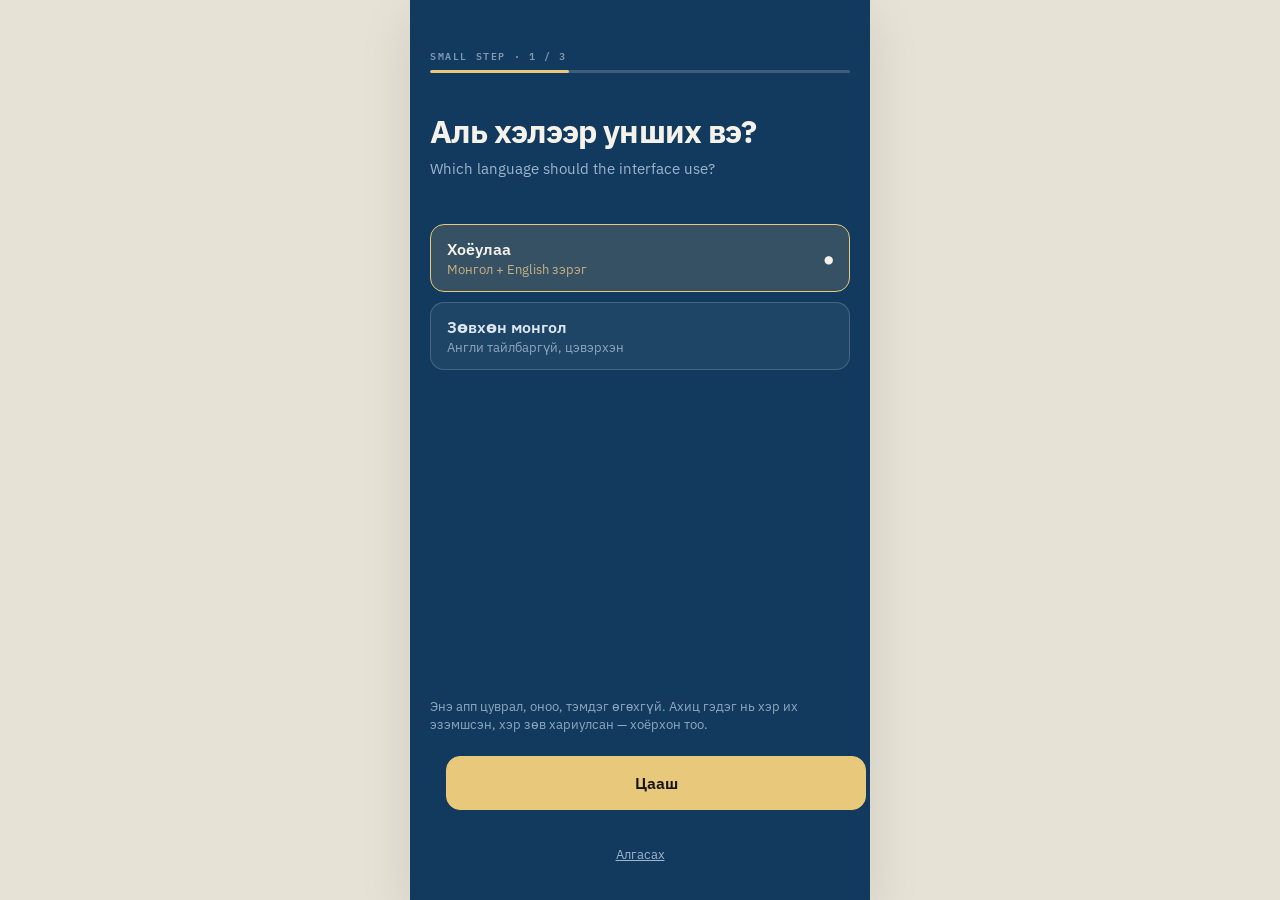
<file: index.html>
<!doctype html>
<meta charset="utf-8">
<title>Small Step</title>
<meta http-equiv="refresh" content="0; url=./boldoo/">
<link rel="canonical" href="./boldoo/">
<p style="font:16px/1.5 system-ui;margin:3rem">
  Redirecting to <a href="./boldoo/">Small Step</a> — Англи хэл, алхам алхмаар.
</p>
</file>
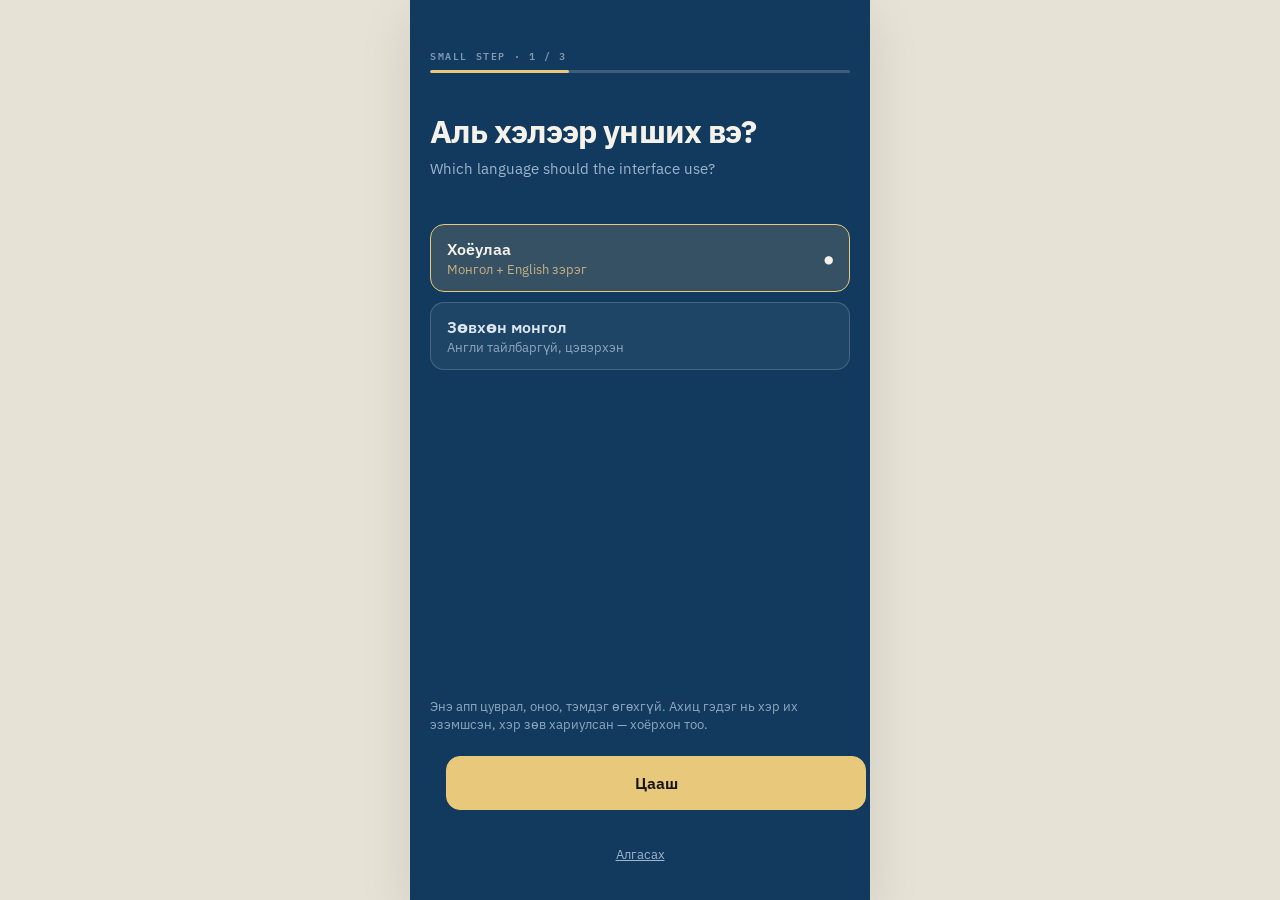
<file: boldoo/index.html>
<!doctype html>
<html lang="mn">
<head>
<meta charset="utf-8">
<meta name="viewport" content="width=device-width, initial-scale=1, viewport-fit=cover">
<title>Small Step</title>
<meta name="description" content="Англи хэл, алхам алхмаар. Уншиж, давтаж, бичих — монгол хэлээр.">
<meta name="theme-color" content="#123A5E">
<meta name="apple-mobile-web-app-capable" content="yes">
<meta name="apple-mobile-web-app-status-bar-style" content="default">
<link rel="manifest" href="manifest.webmanifest">
<link rel="apple-touch-icon" href="icon-192.png">
<link rel="stylesheet" href="fonts.css">
<link rel="stylesheet" href="style.css">
</head>
<body>

<main id="app"></main>

<script src="content/lessons.js"></script>
<script src="content/contrastive.js"></script>
<script src="content/taxonomy.js"></script>
<script src="content/patterns.js"></script>
<script src="settings.js"></script>
<script src="correct.js"></script>
<script src="errors.js"></script>
<script src="track.js"></script>
<script src="log.js"></script>
<script src="srs.js"></script>
<script src="exercises.js"></script>
<script src="app.js"></script>
</body>
</html>
</file>
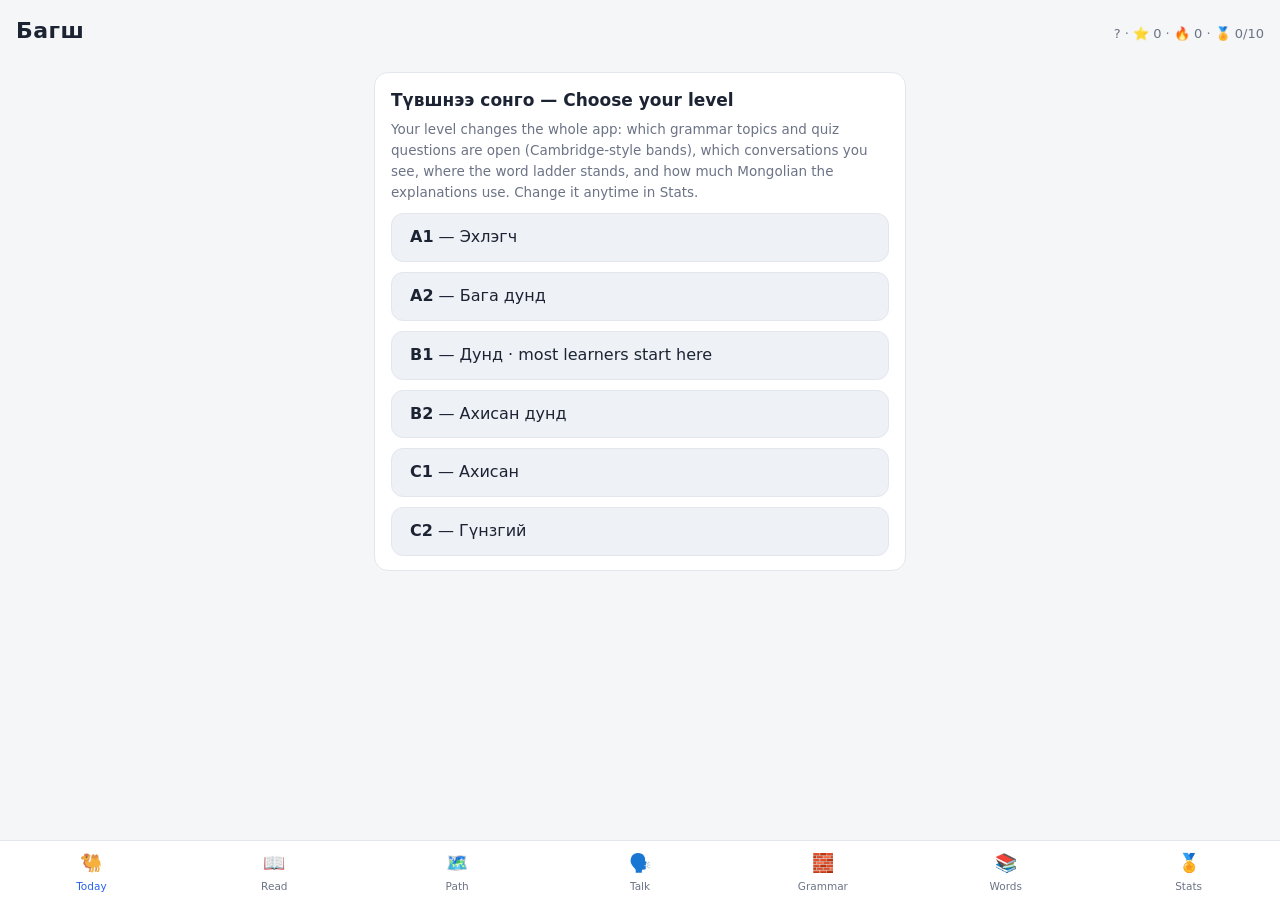
<file: webapp/index.html>
<!doctype html>
<html lang="en">
<head>
<meta charset="utf-8">
<meta name="viewport" content="width=device-width, initial-scale=1, viewport-fit=cover">
<title>Багш — English for Mongolian speakers</title>
<meta name="description" content="Grammar and vocabulary trainer built for Mongolian speakers — lessons, games, spaced repetition. Works offline.">
<link rel="manifest" href="./manifest.webmanifest">
<link rel="icon" href="./icon-192.png">
<link rel="apple-touch-icon" href="./icon-192.png">
<meta name="theme-color" content="#1a1f2e">
<link rel="stylesheet" href="./style.css">
</head>
<body>
<header id="topbar">
  <span id="brand">Багш</span>
  <span id="statline"></span>
</header>

<main id="view"></main>

<nav id="tabs">
  <button data-tab="today"   class="tab active">🐫<span>Today</span></button>
  <button data-tab="read"    class="tab">📖<span>Read</span></button>
  <button data-tab="path"    class="tab">🗺️<span>Path</span></button>
  <button data-tab="talk"    class="tab">🗣️<span>Talk</span></button>
  <button data-tab="grammar" class="tab">🧱<span>Grammar</span></button>
  <button data-tab="vocab"   class="tab">📚<span>Words</span></button>
  <button data-tab="stats"   class="tab">🏅<span>Stats</span></button>
</nav>

<script src="./app.js"></script>
</body>
</html>
</file>
<file: boldoo/fonts.css>
/* IBM Plex — extracted from the Small Step design bundle.
 * Latin + Cyrillic subsets only. Plex Sans is the variable font, so one
 * file covers every weight the app uses; Mono and Serif are static.
 * SIL Open Font License 1.1.
 */

/* IBM Plex Sans 100 700 · latin */
@font-face {
  font-family: 'IBM Plex Sans';
  font-style: normal;
  font-weight: 100 700;
  font-display: swap;
  src: url('fonts/plex-sans-var-latin.woff2') format('woff2');
  unicode-range: U+0000-00FF, U+0131, U+0152-0153, U+02BB-02BC, U+02C6, U+02DA, U+02DC, U+0304, U+0308, U+0329, U+2000-206F, U+20AC, U+2122, U+2191, U+2193, U+2212, U+2215, U+FEFF, U+FFFD;
}

/* IBM Plex Sans 100 700 · cyrillic */
@font-face {
  font-family: 'IBM Plex Sans';
  font-style: normal;
  font-weight: 100 700;
  font-display: swap;
  src: url('fonts/plex-sans-var-cyrillic.woff2') format('woff2');
  unicode-range: U+0301, U+0400-045F, U+0490-0491, U+04B0-04B1, U+2116;
}

/* IBM Plex Mono 400 · latin */
@font-face {
  font-family: 'IBM Plex Mono';
  font-style: normal;
  font-weight: 400;
  font-display: swap;
  src: url('fonts/plex-mono-400-latin.woff2') format('woff2');
  unicode-range: U+0000-00FF, U+0131, U+0152-0153, U+02BB-02BC, U+02C6, U+02DA, U+02DC, U+0304, U+0308, U+0329, U+2000-206F, U+20AC, U+2122, U+2191, U+2193, U+2212, U+2215, U+FEFF, U+FFFD;
}

/* IBM Plex Mono 400 · cyrillic */
@font-face {
  font-family: 'IBM Plex Mono';
  font-style: normal;
  font-weight: 400;
  font-display: swap;
  src: url('fonts/plex-mono-400-cyrillic.woff2') format('woff2');
  unicode-range: U+0301, U+0400-045F, U+0490-0491, U+04B0-04B1, U+2116;
}

/* IBM Plex Mono 600 · latin */
@font-face {
  font-family: 'IBM Plex Mono';
  font-style: normal;
  font-weight: 600;
  font-display: swap;
  src: url('fonts/plex-mono-600-latin.woff2') format('woff2');
  unicode-range: U+0000-00FF, U+0131, U+0152-0153, U+02BB-02BC, U+02C6, U+02DA, U+02DC, U+0304, U+0308, U+0329, U+2000-206F, U+20AC, U+2122, U+2191, U+2193, U+2212, U+2215, U+FEFF, U+FFFD;
}

/* IBM Plex Mono 600 · cyrillic */
@font-face {
  font-family: 'IBM Plex Mono';
  font-style: normal;
  font-weight: 600;
  font-display: swap;
  src: url('fonts/plex-mono-600-cyrillic.woff2') format('woff2');
  unicode-range: U+0301, U+0400-045F, U+0490-0491, U+04B0-04B1, U+2116;
}

/* IBM Plex Serif 600 · latin */
@font-face {
  font-family: 'IBM Plex Serif';
  font-style: normal;
  font-weight: 600;
  font-display: swap;
  src: url('fonts/plex-serif-600-latin.woff2') format('woff2');
  unicode-range: U+0000-00FF, U+0131, U+0152-0153, U+02BB-02BC, U+02C6, U+02DA, U+02DC, U+0304, U+0308, U+0329, U+2000-206F, U+20AC, U+2122, U+2191, U+2193, U+2212, U+2215, U+FEFF, U+FFFD;
}

/* IBM Plex Serif 600 · cyrillic */
@font-face {
  font-family: 'IBM Plex Serif';
  font-style: normal;
  font-weight: 600;
  font-display: swap;
  src: url('fonts/plex-serif-600-cyrillic.woff2') format('woff2');
  unicode-range: U+0301, U+0400-045F, U+0490-0491, U+04B0-04B1, U+2116;
}
</file>
<file: boldoo/style.css>
/* Small Step — visual system.
 *
 * From the design bundle: warm paper, navy, IBM Plex throughout. Purple is
 * reserved for the second source, ochre for review, green for correct, red for
 * wrong. Those four colours never mean anything else.
 *
 * Every tappable target is at least 44px, and the primary action on a screen
 * sits at the bottom within thumb reach.
 */

:root {
  /* paper */
  --canvas:   #E7E2D6;
  --bg:       #F5F2EA;
  --paper:    #FFFDF7;
  --line:     #E2DBCB;
  --line-2:   #DCD5C6;
  --fill:     #EFEBE0;
  --fill-2:   #E9E3D6;
  --rule:     #EFE9DC;

  /* ink */
  --ink:      #14130F;
  --ink-2:    #3B372F;
  --muted:    #6B655C;
  --muted-2:  #8A8377;
  --faint:    #A9A296;

  /* meaning */
  --navy:     #123A5E;   /* primary, and the book as a source */
  --navy-d:   #0B2740;
  --navy-1:   #9DB6CC;
  --navy-2:   #B9CBDA;
  --navy-3:   #7E9AB2;
  --navy-4:   #5A7FA0;
  --navy-bg:  #E7EEF4;
  --gold:     #E8C87A;   /* the one call to action */
  --gold-h:   #F0D48C;
  --purple:   #5B3FA8;   /* the guide as a source */
  --purple-bg:#F3EFFB;
  --purple-ln:#D7CDEC;
  --ochre:    #8A5A12;   /* review, and "both sources" */
  --ochre-bg: #F7EEDD;
  --green:    #14653C;   /* correct */
  --green-bg: #E7F1E9;
  --green-ln: #CFE4D6;
  --red:      #9B2222;   /* wrong */
  --red-bg:   #F9E9E9;
  --red-ln:   #F0D3D3;

  --sans: 'IBM Plex Sans', system-ui, -apple-system, 'Segoe UI', Roboto, sans-serif;
  --mono: 'IBM Plex Mono', ui-monospace, SFMono-Regular, Consolas, monospace;
  --serif:'IBM Plex Serif', Georgia, serif;
}

* { box-sizing: border-box; }
html { -webkit-text-size-adjust: 100%; }

body {
  margin: 0;
  background: var(--canvas);
  color: var(--ink);
  font: 400 16px/1.5 var(--sans);
  -webkit-font-smoothing: antialiased;
}

button, input, textarea, select { font-family: inherit; }
::selection { background: #D8E2EB; }

/* The app is a phone screen; on a wide window it sits centred on the canvas. */
#app {
  max-width: 460px;
  min-height: 100vh;
  margin: 0 auto;
  background: var(--bg);
  display: flex;
  flex-direction: column;
  position: relative;
}
@media (min-width: 520px) {
  #app { box-shadow: 0 0 0 1px var(--line), 0 18px 50px rgba(20,19,15,.10); }
}

.screen { display: flex; flex-direction: column; flex: 1; min-height: 100vh; }
.pad { padding: 0 16px; }
.spacer { height: 18px; }

/* ------------------------------------------------------------ typography */
.eyebrow {
  font: 600 10px var(--mono);
  letter-spacing: .16em;
  text-transform: uppercase;
  color: var(--muted-2);
}
.eyebrow.tight { letter-spacing: .14em; }
.metaline { font: 500 11px var(--mono); color: var(--muted-2); }
.h1 { font: 700 34px/1.1 var(--sans); letter-spacing: -.03em; color: var(--ink); margin: 8px 0 0; }
.lede { font: 400 14px/1.5 var(--sans); color: var(--muted); }

.topline { padding: 34px 20px 4px; display: flex; justify-content: space-between; align-items: baseline; gap: 10px; }
.sectionhead { padding: 24px 20px 8px; display: flex; justify-content: space-between; align-items: baseline; gap: 10px; }

/* --------------------------------------------------------------- buttons */
.btn {
  min-height: 44px;
  padding: 11px 16px;
  border: 1px solid var(--line-2);
  background: var(--bg);
  color: var(--ink-2);
  border-radius: 11px;
  font: 500 14px var(--sans);
  cursor: pointer;
  display: inline-flex; align-items: center; justify-content: center; gap: 8px;
  text-decoration: none;
}
.btn:hover { border-color: var(--navy); color: var(--navy); }
.btn.primary { background: var(--navy); border-color: var(--navy); color: var(--paper); font-weight: 600; }
.btn.primary:hover { background: var(--navy-d); color: var(--paper); }
.btn.gold { background: var(--gold); border-color: var(--gold); color: var(--ink); font: 600 16px var(--sans); }
.btn.gold:hover { background: var(--gold-h); color: var(--ink); }
.btn.guide { background: var(--purple-bg); border-color: var(--purple-ln); color: var(--purple); }
.btn.guide:hover { border-color: var(--purple); color: var(--purple); }
.btn.block { width: 100%; min-height: 54px; font-size: 16px; border-radius: 14px; }
.btn.danger { color: var(--red); border-color: var(--red-ln); background: var(--red-bg); }
.btn.danger:hover { border-color: var(--red); color: var(--red); }
.btn[disabled] { opacity: .45; cursor: default; }

/* The primary action of a screen, pinned within thumb reach. */
.thumb {
  position: sticky; bottom: 0; margin-top: auto;
  padding: 14px 16px calc(22px + env(safe-area-inset-bottom));
  background: linear-gradient(to top, var(--bg) 68%, rgba(245,242,234,0));
}

/* --------------------------------------------------------------- tab bar */
.tabs {
  position: sticky; bottom: 0; margin-top: auto;
  display: flex;
  background: rgba(245,242,234,.94);
  backdrop-filter: blur(14px); -webkit-backdrop-filter: blur(14px);
  border-top: 1px solid var(--line);
  padding-bottom: max(14px, env(safe-area-inset-bottom));
  z-index: 10;
}
.tab {
  flex: 1; min-height: 56px;
  border: none; border-top: 3px solid transparent;
  background: transparent; cursor: pointer;
  display: flex; flex-direction: column; align-items: center; gap: 3px;
  padding: 11px 0 8px; text-decoration: none;
}
.tab .mn { font: 500 12.5px var(--sans); color: var(--muted-2); }
.tab .en { font: 500 8.5px var(--mono); letter-spacing: .1em; color: var(--faint); }
.tab.on { border-top-color: var(--navy); }
.tab.on .mn { font-weight: 600; color: var(--navy); }
.tab.on .en { color: var(--navy-4); }

/* ------------------------------------------------------------------ home */
.hero { margin: 18px 16px 0; background: var(--navy); border-radius: 20px; padding: 20px 20px 18px; color: var(--bg); }
.hero-nums { display: flex; gap: 26px; }
.hero-num .n { font: 600 34px/1 var(--mono); letter-spacing: -.03em; color: var(--bg); }
.hero-num.review .n { color: var(--gold); }
.hero-num .mn { font: 500 12px var(--sans); color: var(--navy-2); margin-top: 5px; }
.hero-num .en { font: 400 10px var(--mono); letter-spacing: .08em; text-transform: uppercase; color: var(--navy-3); }
.hero-div { width: 1px; background: rgba(255,255,255,.16); }
.hero-note { font: 400 12.5px/1.4 var(--sans); color: var(--navy-1); margin-top: 14px; }
.hero .btn { margin-top: 16px; }

.units { padding: 0 16px; display: flex; flex-direction: column; gap: 10px; }
.unit { background: var(--paper); border: 1px solid var(--line); border-radius: 16px; padding: 14px 14px 12px; display: flex; gap: 12px; }
.unit-n { flex: 0 0 32px; height: 32px; border-radius: 10px; background: var(--fill); color: var(--navy); display: grid; place-items: center; font: 600 13px var(--mono); }
.unit-b { flex: 1; min-width: 0; }
.unit-top { display: flex; justify-content: space-between; gap: 8px; align-items: flex-start; }
.unit-mn { font: 600 16.5px/1.25 var(--sans); letter-spacing: -.01em; color: var(--ink); overflow-wrap: anywhere; }
.unit-en { font: 400 13px/1.35 var(--sans); color: var(--muted); margin-top: 2px; }
.chip { font: 600 9px var(--mono); letter-spacing: .1em; padding: 4px 6px; border-radius: 5px; white-space: nowrap; }
.chip.book  { color: var(--navy);   background: var(--navy-bg); }
.chip.guide { color: var(--purple); background: var(--purple-bg); }
.chip.both  { color: var(--ochre);  background: var(--ochre-bg); }

.bar { height: 5px; background: var(--fill-2); border-radius: 99px; margin: 11px 0 8px; overflow: hidden; }
.bar i { display: block; height: 100%; background: var(--navy); border-radius: 99px; }

.counts { display: flex; gap: 12px; flex-wrap: wrap; font: 500 11.5px var(--mono); color: var(--muted-2); }
.counts .mastered { color: var(--ink-2); }
.counts .review   { color: var(--ochre); }
.counts .fresh    { color: var(--navy); }
.counts .clear    { color: var(--green); }

.unit-actions { display: flex; gap: 8px; margin-top: 12px; }
.unit-actions .btn { flex: 1; }

.callout { margin: 20px 16px 8px; padding: 14px 16px; border-left: 3px solid var(--purple); background: var(--paper); border-radius: 0 12px 12px 0; }
.callout .k { font: 600 9.5px var(--mono); letter-spacing: .12em; text-transform: uppercase; color: var(--purple); }
.callout .t { font: 400 13.5px/1.45 var(--sans); color: var(--ink-2); margin-top: 6px; }
.callout .btn { margin-top: 10px; }

/* ----------------------------------------------------------------- drill */
.drillbar { padding: 30px 16px 0; display: flex; align-items: center; gap: 12px; }
.iconbtn { width: 44px; height: 44px; flex: none; border: 1px solid var(--line); background: var(--paper); border-radius: 12px; font: 500 16px var(--sans); color: var(--muted); cursor: pointer; }
.iconbtn:hover { border-color: var(--navy); color: var(--navy); }
.track { flex: 1; height: 5px; background: var(--fill-2); border-radius: 99px; overflow: hidden; }
.track i { display: block; height: 100%; background: var(--navy); border-radius: 99px; }
.count { font: 500 12px var(--mono); color: var(--muted-2); }

.q { padding: 22px 20px 0; }
.q-top { display: flex; justify-content: space-between; gap: 10px; align-items: baseline; }
.q-src { font: 500 10px var(--mono); }
.prompt { font: 600 27px/1.25 var(--sans); letter-spacing: -.025em; color: var(--ink); margin-top: 16px; text-wrap: pretty; overflow-wrap: anywhere; }
.prompt.small { font-size: 21px; }
.q-note { font: 400 14px/1.4 var(--sans); color: var(--muted); margin-top: 9px; }

.opts { padding: 20px 16px 0; display: flex; flex-direction: column; gap: 9px; }
.opt {
  min-height: 56px; text-align: left; padding: 13px 15px;
  display: flex; align-items: center; gap: 12px;
  border-radius: 13px; cursor: pointer; font: 500 16px/1.35 var(--sans);
  border: 1.5px solid var(--line); background: var(--paper); color: var(--ink);
}
.opt:hover:not([disabled]) { border-color: var(--navy); }
.opt .k { flex: 0 0 24px; height: 24px; border-radius: 7px; display: grid; place-items: center; font: 500 11px var(--mono); background: var(--fill); color: var(--muted-2); }
.opt.picked { border-color: var(--navy); background: var(--navy-bg); color: var(--navy); }
.opt.picked .k { background: #CFDEEA; color: var(--navy); }
.opt.right { border-color: var(--green); background: var(--green-bg); color: var(--green); }
.opt.right .k { background: var(--green-ln); color: var(--green); }
.opt.wrong { border-color: var(--red); background: var(--red-bg); color: var(--red); }
.opt.wrong .k { background: var(--red-ln); color: var(--red); }
.opt.skip { color: var(--muted); font-style: italic; justify-content: center; min-height: 48px; }

.typed { padding: 20px 16px 0; }
.typed input {
  width: 100%; min-height: 58px; padding: 14px 16px;
  border-radius: 13px; font: 500 19px var(--mono);
  border: 1.5px solid var(--line); background: var(--paper); color: var(--ink); outline: none;
}
.typed input:focus { border-color: var(--navy); }
.typed input.right { border-color: var(--green); background: var(--green-bg); color: var(--green); }
.typed input.wrong { border-color: var(--red); background: var(--red-bg); color: var(--red); }
.typed-hint { font: 400 12px/1.4 var(--sans); color: var(--muted-2); margin-top: 9px; }

.fb { margin: 18px 16px 0; padding: 14px 16px; border-radius: 14px; }
.fb.good { background: var(--green-bg); }
.fb.bad  { background: var(--red-bg); }
.fb-top { display: flex; justify-content: space-between; gap: 10px; align-items: baseline; }
.fb-verdict { font: 700 15px var(--sans); }
.fb.good .fb-verdict { color: var(--green); }
.fb.bad  .fb-verdict { color: var(--red); }
.fb-src { font: 400 10px var(--mono); color: var(--muted-2); }
.fb-answer { font: 600 16px var(--mono); color: var(--ink); margin-top: 8px; overflow-wrap: anywhere; }
.fb-explain { font: 400 13.5px/1.5 var(--sans); color: var(--ink-2); margin-top: 8px; }

/* --------------------------------------------------------------- results */
.res { padding: 44px 16px 30px; }
.res-head { text-align: center; padding: 0 4px; }
.res-score { font: 600 66px/1 var(--mono); letter-spacing: -.05em; color: var(--ink); margin-top: 14px; }
.res-line { font: 400 14px var(--sans); color: var(--muted); margin-top: 8px; }
.res-cards { display: flex; gap: 10px; margin-top: 24px; }
.res-card { flex: 1; background: var(--paper); border: 1px solid var(--line); border-radius: 16px; padding: 14px; }
.res-card .n { font: 600 26px var(--mono); }
.res-card.green .n { color: var(--green); }
.res-card.ochre .n { color: var(--ochre); }
.res-card .l { font: 500 12.5px var(--sans); color: var(--ink-2); margin-top: 4px; }
.res-card .s { font: 400 11px/1.35 var(--sans); color: var(--muted-2); margin-top: 3px; }
.missed { background: var(--paper); border: 1px solid var(--line); border-radius: 16px; padding: 4px 15px; }
.missed .row { padding: 12px 0; border-bottom: 1px solid var(--rule); }
.missed .row:last-child { border-bottom: none; }
.missed .p { font: 500 14px/1.35 var(--sans); color: var(--ink); }
.missed .g { font: 400 12.5px var(--mono); color: var(--red); margin-top: 4px; overflow-wrap: anywhere; }
.missed .a { font: 600 13px var(--mono); color: var(--green); margin-top: 2px; overflow-wrap: anywhere; }

/* ---------------------------------------------------------------- reader */
.rd-hero { padding: 22px 20px 0; }
.rd-hero .h1 { font-size: 27px; }
.rd-sub { font: 400 14.5px/1.4 var(--sans); color: var(--muted); margin-top: 4px; }
.blurb { margin: 14px 0 16px; padding: 12px 14px; border-radius: 12px; background: var(--navy-bg); font: 400 13.5px/1.5 var(--sans); color: var(--ink-2); }
.blurb.guide { background: var(--purple-bg); }

.block { background: var(--paper); border: 1px solid var(--line); border-radius: 16px; padding: 14px; margin: 0 16px 12px; }
.block h3 { margin: 0 0 10px; font: 600 10px var(--mono); letter-spacing: .12em; text-transform: uppercase; color: var(--muted-2); }
.note { margin: 0 16px 12px; padding: 13px 15px; border-left: 3px solid var(--navy); background: var(--paper); border-radius: 0 12px 12px 0; }
.note .mn { margin: 0; font: 400 14px/1.5 var(--sans); color: var(--ink-2); }
.note .en { margin: 7px 0 0; font: 400 13px/1.5 var(--sans); color: var(--muted); }
.note.warn    { border-left-color: var(--red); }
.note.confirm { border-left-color: var(--green); }
.note.gap     { border-left-color: var(--purple); }
.note-badge { display: flex; justify-content: space-between; gap: 10px; align-items: baseline; font: 600 9.5px var(--mono); letter-spacing: .12em; text-transform: uppercase; margin-bottom: 7px; }
.note.warn .note-badge    { color: var(--red); }
.note.confirm .note-badge { color: var(--green); }
.note.gap .note-badge     { color: var(--purple); }
.note-src { font-weight: 400; letter-spacing: 0; text-transform: none; color: var(--muted-2); }

.cg-section { margin-top: 22px; border-top: 2px solid var(--purple); padding-top: 16px; }
.cg-intro { font: 400 12.5px/1.5 var(--sans); color: var(--muted); margin: 0 20px 12px; }

.scroll { overflow-x: auto; -webkit-overflow-scrolling: touch; }
table { border-collapse: collapse; width: 100%; font: 400 13.5px var(--sans); }
th, td { text-align: left; padding: 7px 9px; border-bottom: 1px solid var(--rule); vertical-align: top; }
thead th { font: 600 9.5px var(--mono); letter-spacing: .1em; text-transform: uppercase; color: var(--muted-2); border-bottom: 1.5px solid var(--line); position: sticky; top: 0; background: var(--paper); }
tbody tr:last-child td { border-bottom: none; }
.rowh { font-weight: 600; white-space: nowrap; }
.rownote td { font: 400 12px var(--sans); color: var(--ochre); padding-top: 0; border-bottom: none; }

.pairs .l { font-weight: 600; width: 42%; }
.pairs .r { color: var(--muted); }
.verbs .v, .prep .v, .map .v { font: 600 13.5px var(--mono); }
.verbs .mn, .prep .mn, .map .mn { color: var(--muted); font-size: 13px; }
.verbs td, .prep td { white-space: nowrap; }
.verbs .mn, .prep .mn { white-space: normal; }
.map .n { font: 400 12px var(--mono); color: var(--muted-2); width: 28px; }
.map .arrow { color: var(--muted-2); width: 22px; text-align: center; }
.sound .sp { font: 400 12.5px var(--mono); }
.sound .sd { font-weight: 600; white-space: nowrap; }

.grid { min-width: 700px; }
.grid .cell { min-width: 168px; font-size: 12px; }
.grid .c-trans { font-weight: 600; margin-bottom: 5px; }
.grid .c-line { color: var(--muted); }
.grid .c-line b { color: var(--ink); font: 600 10.5px var(--mono); }
.grid .c-formula { margin-top: 6px; padding-top: 5px; border-top: 1px dashed var(--line); font: 400 11px var(--mono); }

.formulas { list-style: none; margin: 0; padding: 0; display: grid; gap: 9px; }
.formulas li { display: flex; gap: 9px; flex-wrap: wrap; align-items: baseline; }
.fname { font: 600 13px var(--sans); min-width: 140px; }
.formulas code { font: 400 12px var(--mono); background: var(--navy-bg); padding: 3px 7px; border-radius: 5px; color: var(--navy); }
.fgloss { font: 400 12px var(--sans); color: var(--muted-2); }

.translate { margin: 0; padding-left: 20px; font: 400 14px/1.6 var(--sans); }
.letter p { font: 400 13.5px/1.6 var(--sans); margin: 0 0 10px; }

.qa { margin: 0; }
.qa-row { display: flex; gap: 12px; flex-wrap: wrap; padding: 9px 0; border-bottom: 1px solid var(--rule); }
.qa-row:last-child { border-bottom: none; }
.qa dt { flex: 1 1 180px; font: 600 13.5px var(--sans); margin: 0; }
.qa dd { flex: 2 1 220px; margin: 0; font: 400 13.5px var(--sans); }
.qa-why { display: block; margin-top: 3px; font: 400 12px/1.45 var(--sans); color: var(--muted-2); overflow-wrap: anywhere; }

.contrast { list-style: none; margin: 0; padding: 0; display: grid; gap: 11px; }
.contrast li { padding-left: 12px; border-left: 2px solid var(--line); }
.contrast .bad { color: var(--red); text-decoration: line-through; text-decoration-thickness: 1px; font: 400 14px var(--sans); }
.contrast .good { color: var(--green); font: 600 14px var(--sans); }
.contrast .why { color: var(--muted-2); font: 400 12px/1.45 var(--sans); margin-top: 2px; }

.pron { list-style: none; margin: 0; padding: 0; display: grid; gap: 13px; }
.pron li { padding-left: 12px; border-left: 2px solid var(--purple); }
.pron-head { display: flex; gap: 9px; align-items: baseline; flex-wrap: wrap; }
.pron-head .ipa { font: 600 16px var(--mono); color: var(--purple); }
.pron-name { font: 600 13px var(--sans); }
.pron-how { font: 400 12.5px/1.45 var(--sans); color: var(--muted); margin-top: 3px; }
.pron-words { font: 400 13.5px var(--sans); margin-top: 5px; overflow-wrap: anywhere; }
.pron-pairs { display: flex; flex-wrap: wrap; gap: 5px; margin-top: 6px; }
.pron-pairs span { font: 400 12px var(--mono); background: var(--bg); border: 1px solid var(--line); border-radius: 5px; padding: 2px 7px; }
.pron-pairs i { color: var(--muted-2); font-style: normal; }
.pron-warn { font: 400 12px/1.45 var(--sans); color: var(--ochre); margin-top: 6px; }

/* ----------------------------------------------------------------- write */
.write-item { background: var(--paper); border: 1px solid var(--line); border-radius: 16px; padding: 14px; margin: 0 16px 10px; display: flex; gap: 12px; }
.wi-n { flex: 0 0 30px; height: 30px; border-radius: 9px; background: var(--fill); color: var(--navy); display: grid; place-items: center; font: 600 12px var(--mono); }
.wi-b { flex: 1; min-width: 0; }
.wi-mn { font: 500 15.5px/1.35 var(--sans); color: var(--ink); overflow-wrap: anywhere; }
.write-item textarea { width: 100%; margin-top: 9px; padding: 11px 13px; font: 400 15px var(--sans); border-radius: 11px; border: 1px solid var(--line); background: var(--bg); color: var(--ink); resize: vertical; outline: none; }
.write-item textarea:focus { border-color: var(--navy); }
.wi-actions { margin-top: 9px; display: flex; align-items: center; gap: 7px; flex-wrap: wrap; }
.wi-mark { font: 400 12px var(--mono); color: var(--muted-2); }
.wi-model { margin-top: 9px; padding: 11px 13px; border-radius: 11px; background: var(--green-bg); }
.wi-model .m { font: 600 14.5px var(--mono); color: var(--green); overflow-wrap: anywhere; }
.wi-model .w { font: 400 12.5px/1.45 var(--sans); color: var(--ink-2); margin-top: 5px; }
.wi-nomodel { margin-top: 9px; font: 400 12px/1.45 var(--sans); color: var(--muted-2); }

/* ------------------------------------------------------------- placement */
.pl-list { list-style: none; margin: 0; padding: 0 16px; display: grid; gap: 9px; }
.pl-list li { background: var(--paper); border: 1px solid var(--line); border-left-width: 3px; border-radius: 12px; padding: 13px 14px; }
.pl-list li.weak   { border-left-color: var(--red); }
.pl-list li.mid    { border-left-color: var(--ochre); }
.pl-list li.strong { border-left-color: var(--green); }
.pl-head { display: flex; justify-content: space-between; gap: 10px; align-items: baseline; }
.pl-mn { font: 600 15px var(--sans); }
.pl-score { font: 500 12px var(--mono); color: var(--muted-2); }
.pl-en { font: 400 12.5px var(--sans); color: var(--muted); margin-top: 2px; }

/* -------------------------------------------------------------- progress */
.stats { display: grid; grid-template-columns: repeat(2, 1fr); gap: 10px; padding: 0 16px; }
.stat { background: var(--paper); border: 1px solid var(--line); border-radius: 16px; padding: 14px; }
.stat .n { font: 600 28px/1 var(--mono); letter-spacing: -.03em; }
.stat .l { font: 500 12.5px var(--sans); color: var(--ink-2); margin-top: 5px; }
.stat .s { font: 400 11px/1.35 var(--sans); color: var(--muted-2); margin-top: 3px; }
.stat.green .n { color: var(--green); }
.stat.navy .n  { color: var(--navy); }
.stat.ochre .n { color: var(--ochre); }
.stat.plain .n { color: var(--ink); }

.prog-list { list-style: none; margin: 0; padding: 0 16px; display: grid; gap: 9px; }
.prog-list li { background: var(--paper); border: 1px solid var(--line); border-radius: 14px; padding: 13px 14px; }
.pl-title { font: 600 15px/1.3 var(--sans); overflow-wrap: anywhere; }
.pl-nums { display: flex; flex-wrap: wrap; gap: 6px 14px; font: 400 11.5px var(--sans); color: var(--muted-2); margin-top: 2px; }
.pl-nums b { font: 500 11.5px var(--mono); color: var(--ink-2); }

/* -------------------------------------------------------------- settings */
.set-group { margin: 0 16px 12px; background: var(--paper); border: 1px solid var(--line); border-radius: 16px; overflow: hidden; }
.set-row { display: flex; align-items: center; justify-content: space-between; gap: 12px; padding: 13px 15px; border-bottom: 1px solid var(--rule); }
.set-row:last-child { border-bottom: none; }
.set-label { min-width: 0; }
.set-label .mn { font: 500 14.5px var(--sans); color: var(--ink); }
.set-label .en { font: 400 12px/1.4 var(--sans); color: var(--muted-2); margin-top: 2px; }
.switch { flex: none; width: 50px; height: 30px; border-radius: 99px; border: none; cursor: pointer; padding: 3px; display: flex; align-items: center; background: var(--line-2); justify-content: flex-start; }
.switch.on { background: var(--navy); justify-content: flex-end; }
.switch i { display: block; width: 24px; height: 24px; border-radius: 99px; background: var(--paper); }
.seg { display: flex; gap: 4px; background: var(--fill); border-radius: 10px; padding: 3px; flex: none; }
.seg button { border: none; background: transparent; cursor: pointer; border-radius: 8px; padding: 7px 11px; font: 500 13px var(--mono); color: var(--muted); min-height: 34px; }
.seg button.on { background: var(--navy); color: var(--paper); font-weight: 600; }

.fine { font: 400 12px/1.5 var(--sans); color: var(--muted-2); margin: 0 20px 14px; }

/* ------------------------------------------------------------ onboarding */
.onb { background: var(--navy); color: var(--bg); min-height: 100vh; display: flex; flex-direction: column; padding: 46px 20px calc(24px + env(safe-area-inset-bottom)); flex: 1; }
.onb-step { font: 600 10px var(--mono); letter-spacing: .16em; text-transform: uppercase; color: var(--navy-3); }
.onb-track { height: 3px; background: rgba(255,255,255,.18); border-radius: 2px; margin: 6px 0 40px; overflow: hidden; }
.onb-track i { display: block; height: 100%; background: var(--gold); border-radius: 2px; }
.onb h1 { font: 700 32px/1.15 var(--sans); letter-spacing: -.03em; margin: 0; }
.onb .en { font: 400 15px/1.4 var(--sans); color: var(--navy-1); margin-top: 8px; }
.onb-opts { display: flex; flex-direction: column; gap: 10px; margin-top: 30px; }
.onb-opt { min-height: 60px; text-align: left; padding: 14px 16px; border-radius: 14px; cursor: pointer; display: flex; justify-content: space-between; align-items: center; gap: 10px; border: 1.5px solid rgba(255,255,255,.18); background: rgba(255,255,255,.05); }
.onb-opt .l { display: block; font: 600 16px var(--sans); color: #DCE6EF; }
.onb-opt .h { display: block; font: 400 12.5px var(--sans); color: #8FA9C0; margin-top: 2px; }
.onb-opt .m { font: 600 14px var(--mono); color: transparent; }
.onb-opt.on { background: rgba(232,200,122,.16); border-color: var(--gold); }
.onb-opt.on .l { color: var(--bg); }
.onb-opt.on .h { color: #C9B183; }
.onb-opt.on .m { color: var(--bg); }
.onb-foot { margin-top: auto; display: flex; flex-direction: column; gap: 10px; padding-top: 26px; }
.onb-fine { font: 400 12.5px/1.45 var(--sans); color: #8FA9C0; }
.onb-skip { background: none; border: none; color: var(--navy-1); cursor: pointer; font: 400 13px var(--sans); text-decoration: underline; min-height: 44px; }

/* ------------------------------------------------------------------ misc */
.empty { padding: 60px 24px; text-align: center; }
.empty h2 { font: 600 20px var(--sans); margin: 0 0 6px; }
.empty p { font: 400 14px/1.5 var(--sans); color: var(--muted); margin: 0 0 18px; }
.crumb { padding: 26px 16px 0; display: flex; align-items: center; gap: 12px; }
.gap-note { margin: 8px 20px 20px; font: 400 12px/1.5 var(--sans); color: var(--muted-2); }

@media (max-width: 380px) {
  .h1 { font-size: 29px; }
  .prompt { font-size: 23px; }
  .hero-nums { gap: 18px; }
}

/* Evidence review additions (LEARNING.md) */
.btn-sub { display: block; font: 400 11px var(--mono); letter-spacing: .06em; opacity: .75; margin-top: 3px; }
.btn.outline { background: transparent; border: 1px solid rgba(255,255,255,.35); color: var(--bg); margin-top: 10px; }
.callout.leech { border-left-color: var(--ochre); }
.callout.leech .k { color: var(--ochre); }
.callout.leech .btn { margin-right: 6px; }
.retry { font: 600 9.5px var(--mono); letter-spacing: .1em; text-transform: uppercase; color: var(--ochre); }
.stat.plain .n { color: var(--ink); }

/* Learner's own errors (ADR-0015) */
.callout.expo { border-left-color: var(--green); }
.callout.expo .k { color: var(--green); }
.callout .t.small { font-size: 12.5px; color: var(--muted); }
.callout .t s { color: var(--red); }
.btn.small { padding: 8px 12px; font-size: 12.5px; margin-top: 10px; }
.wi-check { margin-top: 9px; padding: 11px 13px; border-radius: 11px; background: var(--fill); font: 400 13.5px/1.45 var(--sans); }
.wi-check.busy { color: var(--muted); }
.wi-check.err { color: var(--red); }
.wi-check .ok { color: var(--green); font-weight: 600; }
.wi-check .edits { list-style: none; margin: 8px 0; padding: 0; }
.wi-check .edits li { padding: 6px 0; border-top: 1px solid var(--line); }
.wi-check .from { color: var(--red); text-decoration: line-through; }
.wi-check .to { color: var(--green); font-weight: 600; }
.wi-check .cat { margin-left: 8px; font: 600 9.5px var(--mono); letter-spacing: .1em; text-transform: uppercase; color: var(--navy); }
.wi-check .cat.soft { color: var(--muted); }
.wi-check .rule { font-size: 12.5px; color: var(--ink-2); margin-top: 3px; }
.wi-check .corrected { margin-top: 8px; font: 500 14px var(--mono); color: var(--ink); overflow-wrap: anywhere; }
.set-row.col { flex-direction: column; align-items: stretch; }
.keyrow { display: flex; gap: 8px; margin-top: 8px; }
.keyrow input { flex: 1; min-width: 0; padding: 10px 12px; font: 400 14px var(--mono); border: 1px solid var(--line); border-radius: 10px; background: var(--bg); color: var(--ink); }
.wi-check .cat.pat { color: var(--green); }

/* Own text, tutor list, tracking (ADR-0016) */
.write-item.free, .write-item.tutor { display: block; }
.write-item.free { border-color: var(--green); }
.write-item.tutor { border-color: var(--purple); }
.sectionhead.tight { padding: 0 0 6px; }
.metaline.base { color: var(--ochre); }
.minutes { font: 400 12.5px var(--sans); color: var(--ink-2); display: inline-flex; align-items: center; gap: 4px; }
.minutes input { width: 56px; padding: 6px 8px; font: 500 13px var(--mono); border: 1px solid var(--line); border-radius: 8px; background: var(--bg); color: var(--ink); }
.chk { font: 400 12.5px var(--sans); color: var(--muted); display: inline-flex; align-items: center; gap: 5px; }
.nums { margin-top: 8px; font: 400 12.5px/1.5 var(--mono); color: var(--ink-2); }
.nums b { color: var(--navy); }
.wi-check select { margin-left: 8px; font: 400 12px var(--mono); padding: 3px 6px; border: 1px solid var(--line); border-radius: 7px; background: var(--bg); color: var(--ink); max-width: 100%; }
.write-item code { font: 500 12px var(--mono); background: var(--fill); padding: 1px 5px; border-radius: 5px; }
.sheet { width: 100%; border-collapse: collapse; font: 400 13px var(--sans); }
.sheet th { font: 600 10px var(--mono); letter-spacing: .08em; text-transform: uppercase; color: var(--muted-2); text-align: right; padding: 8px 10px; }
.sheet th:first-child, .sheet td:first-child { text-align: left; }
.sheet td { text-align: right; padding: 8px 10px; border-top: 1px solid var(--line); font-variant-numeric: tabular-nums; }
.scroll .sheet { min-width: 420px; }

/* Study log (log.js) */
.stats.three { grid-template-columns: repeat(3, 1fr); }
.stat .of { font: 500 13px var(--mono); color: var(--muted-2); }
.strip { margin: 0 16px; border-top: 1px solid var(--ink); border-bottom: 1px solid var(--ink); }
.lrow { display: grid; grid-template-columns: 74px 1fr 40px; width: 100%; padding: 0; border: 0; border-bottom: 1px solid var(--line); background: transparent; text-align: left; font: inherit; color: inherit; cursor: pointer; min-height: 44px; }
.strip .lrow:last-child { border-bottom: 0; }
.lrow.sel { background: var(--ochre-bg, rgba(184,144,28,.14)); }
.lrow.off .dcell { color: var(--muted-2); }
.dcell { font: 500 11px var(--mono); padding: 12px 6px 12px 2px; border-right: 1px solid var(--line); white-space: nowrap; }
.dcell .wd { color: var(--muted-2); }
.lrow .track { position: relative; padding: 14px 10px; overflow: hidden; }
.lbar { display: block; height: 14px; background: var(--navy); }
.lbar.over { background: var(--ochre); }
.lrow .lbl { position: absolute; top: 13px; left: 16px; font: 500 10.5px var(--mono); color: var(--bg); mix-blend-mode: difference; }
.lrow .empty { font: 400 11px var(--mono); color: var(--muted-2); }
.ticks { border-left: 1px solid var(--line); padding: 12px 6px; font: 600 12px var(--mono); color: var(--red); text-align: center; }
.rank { list-style: none; margin: 0 16px; padding: 0; }
.rank li { display: grid; grid-template-columns: 52px 1fr 28px; align-items: center; gap: 8px; padding: 7px 0; border-bottom: 1px dotted var(--line); }
.rank .k { font: 600 11px var(--mono); color: var(--ink-2); }
.rank .b { height: 8px; background: var(--fill); }
.rank .b i { display: block; height: 100%; background: var(--red); opacity: .75; }
.rank .n { font: 400 11px var(--mono); color: var(--muted-2); text-align: right; }
.logcard { display: block; margin-top: 16px; }
.fld { display: block; font: 600 10px var(--mono); letter-spacing: .14em; text-transform: uppercase; color: var(--muted-2); margin: 14px 0 7px; }
.chips { display: flex; gap: 6px; flex-wrap: wrap; align-items: center; }
.chip { font: 500 13px var(--mono); padding: 8px 12px; background: transparent; border: 1px solid var(--line); color: var(--ink-2); border-radius: 9px; min-height: 36px; }
.chip.on { background: var(--navy); border-color: var(--navy); color: var(--bg); }
.chips input { width: 74px; padding: 8px 10px; font: 500 13px var(--mono); border: 1px solid var(--line); border-radius: 9px; background: var(--bg); color: var(--ink); }
.codes { display: grid; grid-template-columns: repeat(auto-fill, minmax(96px, 1fr)); gap: 6px; }
.code { display: grid; grid-template-columns: 1fr auto auto auto; align-items: center; gap: 2px; border: 1px solid var(--line); border-radius: 9px; padding: 4px 4px 4px 8px; }
.code .k { font: 600 11px var(--mono); color: var(--ink-2); }
.code .n { font: 600 13px var(--mono); color: var(--muted-2); min-width: 16px; text-align: center; }
.code button { width: 26px; height: 26px; border: 0; border-radius: 6px; background: var(--fill); color: var(--ink); font: 600 14px var(--mono); }
.code.hit { border-color: var(--red); }
.code.hit .k, .code.hit .n { color: var(--red); }
#log-note { width: 100%; padding: 10px 12px; font: 400 14px var(--sans); border: 1px solid var(--line); border-radius: 10px; background: var(--bg); color: var(--ink); }
</file>
<file: webapp/style.css>
:root {
  --bg: #f5f6f8;
  --card: #ffffff;
  --ink: #1c2333;
  --muted: #6b7385;
  --accent: #2563eb;
  --accent-ink: #ffffff;
  --good: #16a34a;
  --bad: #dc2626;
  --line: #e3e6ec;
  --chip: #eef1f6;
}
@media (prefers-color-scheme: dark) {
  :root {
    --bg: #12151d;
    --card: #1a1f2e;
    --ink: #e8eaf0;
    --muted: #9aa3b5;
    --accent: #5b8cff;
    --accent-ink: #0d1117;
    --good: #4ade80;
    --bad: #f87171;
    --line: #2a3040;
    --chip: #232938;
  }
}

* { box-sizing: border-box; margin: 0; }
html, body { height: 100%; }
body {
  font: 16px/1.55 system-ui, -apple-system, "Segoe UI", Roboto, sans-serif;
  background: var(--bg); color: var(--ink);
  display: flex; flex-direction: column;
}

#topbar {
  display: flex; justify-content: space-between; align-items: baseline;
  padding: 14px 16px 10px;
  padding-top: calc(14px + env(safe-area-inset-top));
}
#brand { font-weight: 800; font-size: 22px; letter-spacing: .5px; }
#statline { font-size: 13px; color: var(--muted); }

#view {
  flex: 1; overflow-y: auto; padding: 4px 14px 24px;
  max-width: 560px; width: 100%; margin: 0 auto;
}

#tabs {
  display: flex; border-top: 1px solid var(--line); background: var(--card);
  padding-bottom: env(safe-area-inset-bottom);
}
.tab {
  flex: 1; min-width: 0; border: 0; background: none; color: var(--muted);
  font: inherit; font-size: 18px; padding: 8px 0 6px; cursor: pointer;
  display: flex; flex-direction: column; align-items: center; gap: 1px;
}
.tab span { font-size: 10.5px; }
.tab.active { color: var(--accent); }

.card {
  background: var(--card); border: 1px solid var(--line);
  border-radius: 14px; padding: 14px 16px; margin: 10px 0;
}
h2 { font-size: 17px; margin-bottom: 6px; }
h3 { font-size: 15px; margin: 10px 0 4px; }
.muted { color: var(--muted); font-size: 13.5px; }
.mn { color: var(--muted); font-size: 13.5px; font-style: italic; }

.row {
  display: flex; align-items: center; gap: 10px; padding: 9px 4px;
  border-bottom: 1px solid var(--line); cursor: pointer;
}
.row:last-child { border-bottom: 0; }
.row .num { color: var(--muted); width: 22px; text-align: right; font-size: 13px; }
.row .name { flex: 1; text-transform: capitalize; }
.row .name.plain { text-transform: none; }
.row .st { font-size: 14px; }

button.primary, button.ghost {
  font: inherit; border-radius: 12px; padding: 11px 18px; cursor: pointer;
  border: 1px solid var(--line); margin-top: 10px;
}
button.primary { background: var(--accent); color: var(--accent-ink); border-color: var(--accent); font-weight: 600; }
button.ghost { background: var(--chip); color: var(--ink); }
button:disabled { opacity: .5; }

input[type=text] {
  font: inherit; width: 100%; margin-top: 10px;
  padding: 11px 12px; border-radius: 12px;
  border: 1px solid var(--line); background: var(--bg); color: var(--ink);
}

.q-wrong { font-size: 18px; margin: 8px 0; }
.feedback { margin-top: 10px; padding: 10px 12px; border-radius: 10px; background: var(--chip); }
.feedback.good { border-left: 4px solid var(--good); }
.feedback.bad  { border-left: 4px solid var(--bad); }
.options button { display: block; width: 100%; text-align: left; margin-top: 8px; }
.stress { font-weight: 700; letter-spacing: .3px; }
.progress { font-size: 13px; color: var(--muted); margin-top: 4px; }

.badge-grid { display: grid; grid-template-columns: 1fr 1fr; gap: 8px; margin-top: 8px; }
.badge { background: var(--chip); border-radius: 12px; padding: 10px; font-size: 13px; }
.badge.locked { opacity: .45; }
.badge .ic { font-size: 20px; }

ol.how { padding-left: 22px; margin: 4px 0; }
ol.how li { margin: 5px 0; }

.bar {
  height: 6px; border-radius: 3px; background: var(--chip);
  margin-top: 5px; overflow: hidden;
}
.bar-fill { height: 100%; background: var(--accent); border-radius: 3px; }
.locked-row { opacity: .45; }

.chat { margin: 8px 0; }
.bubble {
  max-width: 85%; border-radius: 14px; padding: 8px 12px; margin: 8px 0;
  background: var(--chip);
}
.bubble.left  { border-bottom-left-radius: 4px; }
.bubble.right {
  margin-left: auto; border-bottom-right-radius: 4px;
  background: var(--accent); color: var(--accent-ink);
}
.bubble.right .mn { color: var(--accent-ink); opacity: .75; }
.level-btn { display: block; width: 100%; text-align: left; }

.pill {
  display: inline-block; background: var(--chip); border-radius: 999px;
  padding: 2px 10px; font-size: 12.5px; color: var(--muted); margin: 2px 3px 2px 0;
}
.ok    { color: var(--good); }
.wrong { color: var(--bad); }

/* reading (ADR-0009): prose wants a longer line and more air than UI text */
.prose { margin: 10px 0 4px; font-size: 17px; line-height: 1.72; }
.prose p { margin: 0 0 14px; }
.gl {
  border-bottom: 1.5px dotted var(--accent); cursor: pointer;
  padding-bottom: 1px;
}
.gl:active { background: var(--chip); }
</file>
